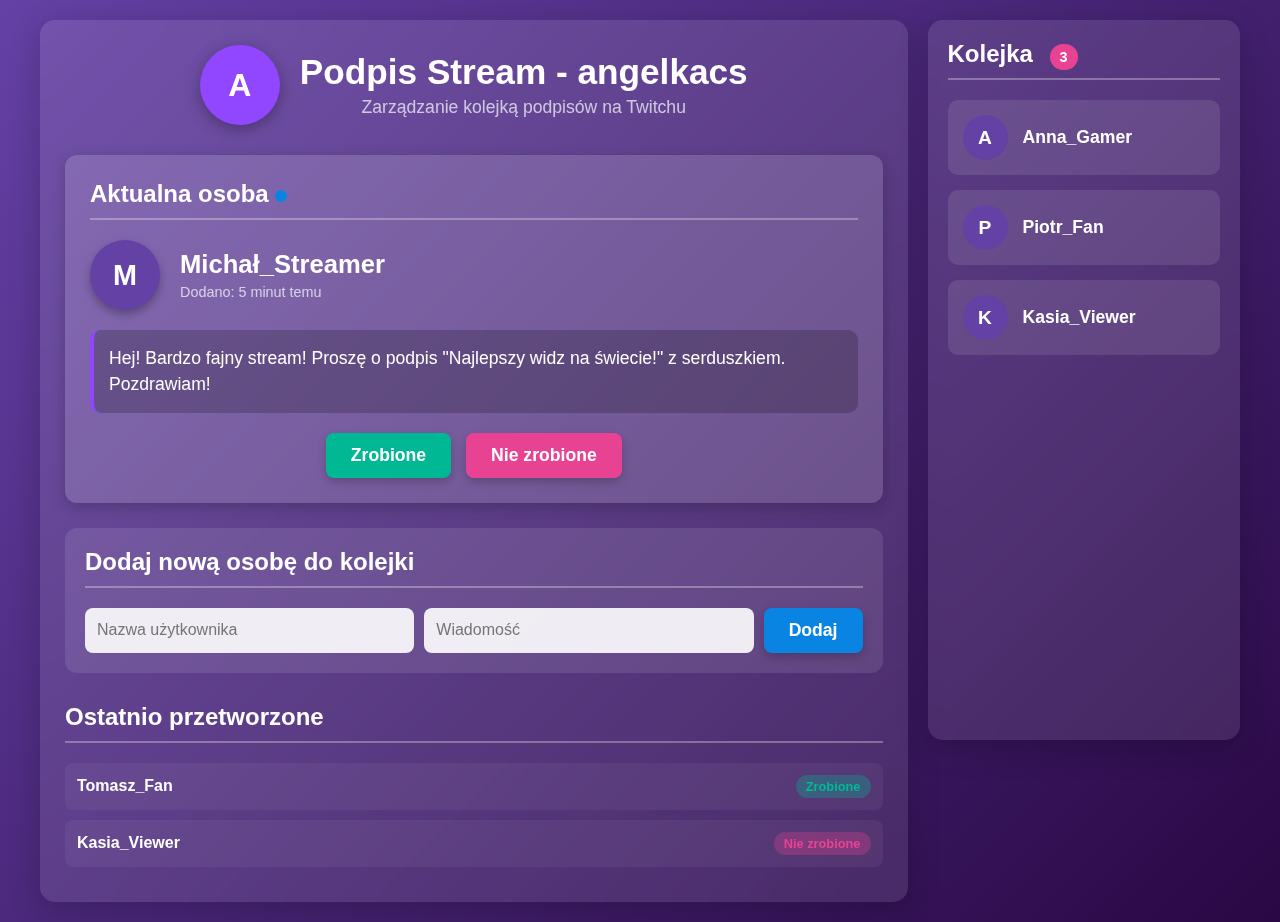
<file: te6ster/index.html>
<!DOCTYPE html>
<html lang="pl">
<head>
    <meta charset="UTF-8">
    <meta name="viewport" content="width=device-width, initial-scale=1.0">
    <title>Podpis Stream - angelkacs</title>
    <style>
        * {
            margin: 0;
            padding: 0;
            box-sizing: border-box;
            font-family: 'Segoe UI', Tahoma, Geneva, Verdana, sans-serif;
        }

        body {
            background: linear-gradient(135deg, #6441a5, #2a0845);
            color: #fff;
            min-height: 100vh;
            padding: 20px;
        }

        .container {
            display: flex;
            max-width: 1200px;
            margin: 0 auto;
            gap: 20px;
        }

        .main-content {
            flex: 3;
            background: rgba(255, 255, 255, 0.1);
            border-radius: 15px;
            padding: 25px;
            backdrop-filter: blur(10px);
            box-shadow: 0 8px 32px rgba(0, 0, 0, 0.2);
        }

        .queue-sidebar {
            flex: 1;
            background: rgba(255, 255, 255, 0.1);
            border-radius: 15px;
            padding: 20px;
            backdrop-filter: blur(10px);
            box-shadow: 0 8px 32px rgba(0, 0, 0, 0.2);
            max-height: 80vh;
            overflow-y: auto;
        }

        .channel-header {
            display: flex;
            align-items: center;
            justify-content: center;
            margin-bottom: 30px;
            text-align: center;
        }

        .channel-avatar {
            width: 80px;
            height: 80px;
            border-radius: 50%;
            background: #9146ff;
            margin-right: 20px;
            display: flex;
            align-items: center;
            justify-content: center;
            font-size: 2rem;
            font-weight: bold;
            box-shadow: 0 4px 15px rgba(0, 0, 0, 0.3);
        }

        .channel-info h1 {
            font-size: 2.2rem;
            margin-bottom: 5px;
        }

        .channel-info p {
            color: rgba(255, 255, 255, 0.7);
            font-size: 1.1rem;
        }

        h2 {
            margin-bottom: 20px;
            padding-bottom: 10px;
            border-bottom: 2px solid rgba(255, 255, 255, 0.3);
            font-size: 1.5rem;
        }

        .current-user {
            background: rgba(255, 255, 255, 0.15);
            border-radius: 12px;
            padding: 25px;
            margin-bottom: 25px;
            box-shadow: 0 4px 15px rgba(0, 0, 0, 0.2);
        }

        .user-info {
            display: flex;
            align-items: center;
            margin-bottom: 20px;
        }

        .avatar {
            width: 70px;
            height: 70px;
            border-radius: 50%;
            background: #6441a5;
            margin-right: 20px;
            display: flex;
            align-items: center;
            justify-content: center;
            font-size: 1.8rem;
            font-weight: bold;
            box-shadow: 0 4px 10px rgba(0, 0, 0, 0.3);
        }

        .user-details {
            flex: 1;
        }

        .username {
            font-size: 1.6rem;
            font-weight: bold;
            margin-bottom: 5px;
        }

        .timestamp {
            color: rgba(255, 255, 255, 0.7);
            font-size: 0.9rem;
        }

        .message-box {
            background: rgba(0, 0, 0, 0.2);
            border-radius: 10px;
            padding: 15px;
            margin-bottom: 20px;
            border-left: 4px solid #9146ff;
        }

        .message {
            font-size: 1.1rem;
            line-height: 1.5;
        }

        .action-buttons {
            display: flex;
            gap: 15px;
            justify-content: center;
        }

        .btn {
            padding: 12px 25px;
            border: none;
            border-radius: 8px;
            font-size: 1.1rem;
            font-weight: bold;
            cursor: pointer;
            transition: all 0.3s ease;
            box-shadow: 0 4px 10px rgba(0, 0, 0, 0.2);
        }

        .btn-done {
            background: #00b894;
            color: white;
        }

        .btn-not-done {
            background: #e84393;
            color: white;
        }

        .btn-add {
            background: #0984e3;
            color: white;
        }

        .btn:hover {
            transform: translateY(-3px);
            box-shadow: 0 6px 15px rgba(0, 0, 0, 0.3);
        }

        .btn:active {
            transform: translateY(1px);
        }

        .queue-list {
            list-style: none;
        }

        .queue-item {
            background: rgba(255, 255, 255, 0.1);
            border-radius: 10px;
            padding: 15px;
            margin-bottom: 15px;
            display: flex;
            align-items: center;
            transition: all 0.3s ease;
            cursor: pointer;
        }

        .queue-item:hover {
            background: rgba(255, 255, 255, 0.2);
            transform: translateX(5px);
        }

        .queue-avatar {
            width: 45px;
            height: 45px;
            border-radius: 50%;
            background: #6441a5;
            margin-right: 15px;
            display: flex;
            align-items: center;
            justify-content: center;
            font-weight: bold;
            font-size: 1.2rem;
        }

        .queue-username {
            font-weight: bold;
            font-size: 1.1rem;
        }

        .empty-queue {
            text-align: center;
            padding: 20px;
            color: rgba(255, 255, 255, 0.7);
            font-style: italic;
        }

        .status-indicator {
            display: inline-block;
            width: 12px;
            height: 12px;
            border-radius: 50%;
            margin-right: 10px;
        }

        .status-pending {
            background: #fdcb6e;
        }

        .status-processing {
            background: #0984e3;
        }

        .queue-count {
            background: #e84393;
            color: white;
            padding: 5px 10px;
            border-radius: 20px;
            font-size: 0.9rem;
            margin-left: 10px;
        }

        .add-user-form {
            background: rgba(255, 255, 255, 0.1);
            border-radius: 12px;
            padding: 20px;
            margin-top: 20px;
        }

        .form-row {
            display: flex;
            gap: 10px;
            margin-top: 15px;
        }

        .form-input {
            flex: 1;
            padding: 12px;
            border-radius: 8px;
            border: none;
            background: rgba(255, 255, 255, 0.9);
            font-size: 1rem;
        }

        .form-input:focus {
            outline: 2px solid #9146ff;
        }

        .history-section {
            margin-top: 30px;
        }

        .history-list {
            list-style: none;
            max-height: 200px;
            overflow-y: auto;
        }

        .history-item {
            background: rgba(255, 255, 255, 0.05);
            border-radius: 8px;
            padding: 12px;
            margin-bottom: 10px;
            display: flex;
            justify-content: space-between;
            align-items: center;
        }

        .history-username {
            font-weight: bold;
        }

        .history-status {
            padding: 4px 10px;
            border-radius: 20px;
            font-size: 0.8rem;
            font-weight: bold;
        }

        .status-completed {
            background: rgba(0, 184, 148, 0.3);
            color: #00b894;
        }

        .status-skipped {
            background: rgba(232, 67, 147, 0.3);
            color: #e84393;
        }

        @media (max-width: 768px) {
            .container {
                flex-direction: column;
            }
            
            .queue-sidebar {
                max-height: 300px;
            }
            
            .form-row {
                flex-direction: column;
            }
            
            .channel-header {
                flex-direction: column;
                text-align: center;
            }
            
            .channel-avatar {
                margin-right: 0;
                margin-bottom: 15px;
            }
        }
    </style>
</head>
<body>
    <div class="container">
        <div class="main-content">
            <div class="channel-header">
                <div class="channel-avatar">A</div>
                <div class="channel-info">
                    <h1>Podpis Stream - angelkacs</h1>
                    <p>Zarządzanie kolejką podpisów na Twitchu</p>
                </div>
            </div>
            
            <div class="current-user">
                <h2>Aktualna osoba <span class="status-indicator status-processing"></span></h2>
                
                <div class="user-info">
                    <div class="avatar">M</div>
                    <div class="user-details">
                        <div class="username">Michał_Streamer</div>
                        <div class="timestamp">Dodano: 5 minut temu</div>
                    </div>
                </div>
                
                <div class="message-box">
                    <div class="message">Hej! Bardzo fajny stream! Proszę o podpis "Najlepszy widz na świecie!" z serduszkiem. Pozdrawiam!</div>
                </div>
                
                <div class="action-buttons">
                    <button class="btn btn-done">Zrobione</button>
                    <button class="btn btn-not-done">Nie zrobione</button>
                </div>
            </div>
            
            <div class="add-user-form">
                <h2>Dodaj nową osobę do kolejki</h2>
                <div class="form-row">
                    <input type="text" id="newUsername" class="form-input" placeholder="Nazwa użytkownika">
                    <input type="text" id="newMessage" class="form-input" placeholder="Wiadomość">
                    <button id="addUserBtn" class="btn btn-add">Dodaj</button>
                </div>
            </div>
            
            <div class="history-section">
                <h2>Ostatnio przetworzone</h2>
                <ul class="history-list" id="historyList">
                    <li class="history-item">
                        <div class="history-username">Tomasz_Fan</div>
                        <div class="history-status status-completed">Zrobione</div>
                    </li>
                    <li class="history-item">
                        <div class="history-username">Kasia_Viewer</div>
                        <div class="history-status status-skipped">Nie zrobione</div>
                    </li>
                </ul>
            </div>
        </div>
        
        <div class="queue-sidebar">
            <h2>Kolejka <span class="queue-count" id="queueCount">3</span></h2>
            <ul class="queue-list" id="queueList">
                <li class="queue-item">
                    <div class="queue-avatar">A</div>
                    <div class="queue-username">Anna_Gamer</div>
                </li>
                <li class="queue-item">
                    <div class="queue-avatar">P</div>
                    <div class="queue-username">Piotr_Fan</div>
                </li>
                <li class="queue-item">
                    <div class="queue-avatar">K</div>
                    <div class="queue-username">Kasia_Viewer</div>
                </li>
            </ul>
        </div>
    </div>

    <script>
        document.addEventListener('DOMContentLoaded', function() {
            const queueList = document.getElementById('queueList');
            const queueCount = document.getElementById('queueCount');
            const addUserBtn = document.getElementById('addUserBtn');
            const newUsername = document.getElementById('newUsername');
            const newMessage = document.getElementById('newMessage');
            const doneBtn = document.querySelector('.btn-done');
            const notDoneBtn = document.querySelector('.btn-not-done');
            const historyList = document.getElementById('historyList');
            
            // Funkcja do aktualizacji kolejki
            function updateQueueCount() {
                const items = queueList.querySelectorAll('.queue-item');
                queueCount.textContent = items.length;
            }
            
            // Dodawanie nowej osoby do kolejki
            addUserBtn.addEventListener('click', function() {
                const username = newUsername.value.trim();
                const message = newMessage.value.trim();
                
                if (username && message) {
                    const newItem = document.createElement('li');
                    newItem.className = 'queue-item';
                    newItem.innerHTML = `
                        <div class="queue-avatar">${username.charAt(0)}</div>
                        <div class="queue-username">${username}</div>
                    `;
                    
                    queueList.appendChild(newItem);
                    newUsername.value = '';
                    newMessage.value = '';
                    
                    updateQueueCount();
                    
                    // Jeśli kolejka była pusta, ustaw tę osobę jako aktualną
                    if (queueList.children.length === 1) {
                        updateCurrentUser(username, message);
                    }
                } else {
                    alert('Proszę wpisać nazwę użytkownika i wiadomość!');
                }
            });
            
            // Funkcja aktualizująca aktualnego użytkownika
            function updateCurrentUser(username, message) {
                const currentUser = document.querySelector('.current-user');
                const avatar = currentUser.querySelector('.avatar');
                const usernameElement = currentUser.querySelector('.username');
                const messageElement = currentUser.querySelector('.message');
                
                avatar.textContent = username.charAt(0);
                usernameElement.textContent = username;
                messageElement.textContent = message;
                
                // Ustaw aktualny czas
                const timestamp = currentUser.querySelector('.timestamp');
                const now = new Date();
                timestamp.textContent = `Dodano: ${now.toLocaleTimeString([], {hour: '2-digit', minute:'2-digit'})}`;
            }
            
            // Obsługa przycisków "Zrobione" i "Nie zrobione"
            doneBtn.addEventListener('click', function() {
                processCurrentUser(true);
            });
            
            notDoneBtn.addEventListener('click', function() {
                processCurrentUser(false);
            });
            
            // Funkcja przetwarzająca aktualnego użytkownika
            function processCurrentUser(isDone) {
                if (queueList.children.length > 0) {
                    // Pobierz dane aktualnego użytkownika
                    const currentAvatar = document.querySelector('.avatar').textContent;
                    const currentUsername = document.querySelector('.username').textContent;
                    
                    // Dodaj do historii
                    const historyItem = document.createElement('li');
                    historyItem.className = 'history-item';
                    historyItem.innerHTML = `
                        <div class="history-username">${currentUsername}</div>
                        <div class="history-status ${isDone ? 'status-completed' : 'status-skipped'}">${isDone ? 'Zrobione' : 'Nie zrobione'}</div>
                    `;
                    
                    // Dodaj na początek listy historii
                    historyList.insertBefore(historyItem, historyList.firstChild);
                    
                    // Ogranicz historię do 10 ostatnich wpisów
                    if (historyList.children.length > 10) {
                        historyList.removeChild(historyList.lastChild);
                    }
                    
                    // Usuń pierwszą osobę z kolejki
                    queueList.removeChild(queueList.children[0]);
                    
                    // Jeśli kolejka nie jest pusta, ustaw następną osobę jako aktualną
                    if (queueList.children.length > 0) {
                        const nextUser = queueList.children[0];
                        const nextUsername = nextUser.querySelector('.queue-username').textContent;
                        
                        // W prawdziwej aplikacji tutaj pobieralibyśmy wiadomość z bazy danych
                        const mockMessages = [
                            "Super stream! Proszę o podpis z moim nickiem.",
                            "Hej! Uwielbiam twój kanał. Podpis 'Twój największy fan'?",
                            "Czy możesz narysować kotka obok mojego podpisu? Dzięki!",
                            "Podpis z serduszkiem proszę! Oglądam cię od roku!",
                            "Twoje streamy są najlepsze! Proszę o podpis z datą."
                        ];
                        const randomMessage = mockMessages[Math.floor(Math.random() * mockMessages.length)];
                        
                        updateCurrentUser(nextUsername, randomMessage);
                    } else {
                        // Jeśli kolejka jest pusta, wyczyść aktualnego użytkownika
                        const currentUser = document.querySelector('.current-user');
                        const avatar = currentUser.querySelector('.avatar');
                        const usernameElement = currentUser.querySelector('.username');
                        const messageElement = currentUser.querySelector('.message');
                        const timestamp = currentUser.querySelector('.timestamp');
                        
                        avatar.textContent = '?';
                        usernameElement.textContent = 'Brak osób w kolejce';
                        messageElement.textContent = 'Dodaj nową osobę do kolejki, aby rozpocząć.';
                        timestamp.textContent = '';
                    }
                    
                    updateQueueCount();
                } else {
                    alert('Kolejka jest pusta!');
                }
            }
            
            // Inicjalizacja
            updateQueueCount();
            
            // Dodawanie za pomocą Enter
            newMessage.addEventListener('keypress', function(e) {
                if (e.key === 'Enter') {
                    addUserBtn.click();
                }
            });
        });
    </script>
</body>
</html>
</file>
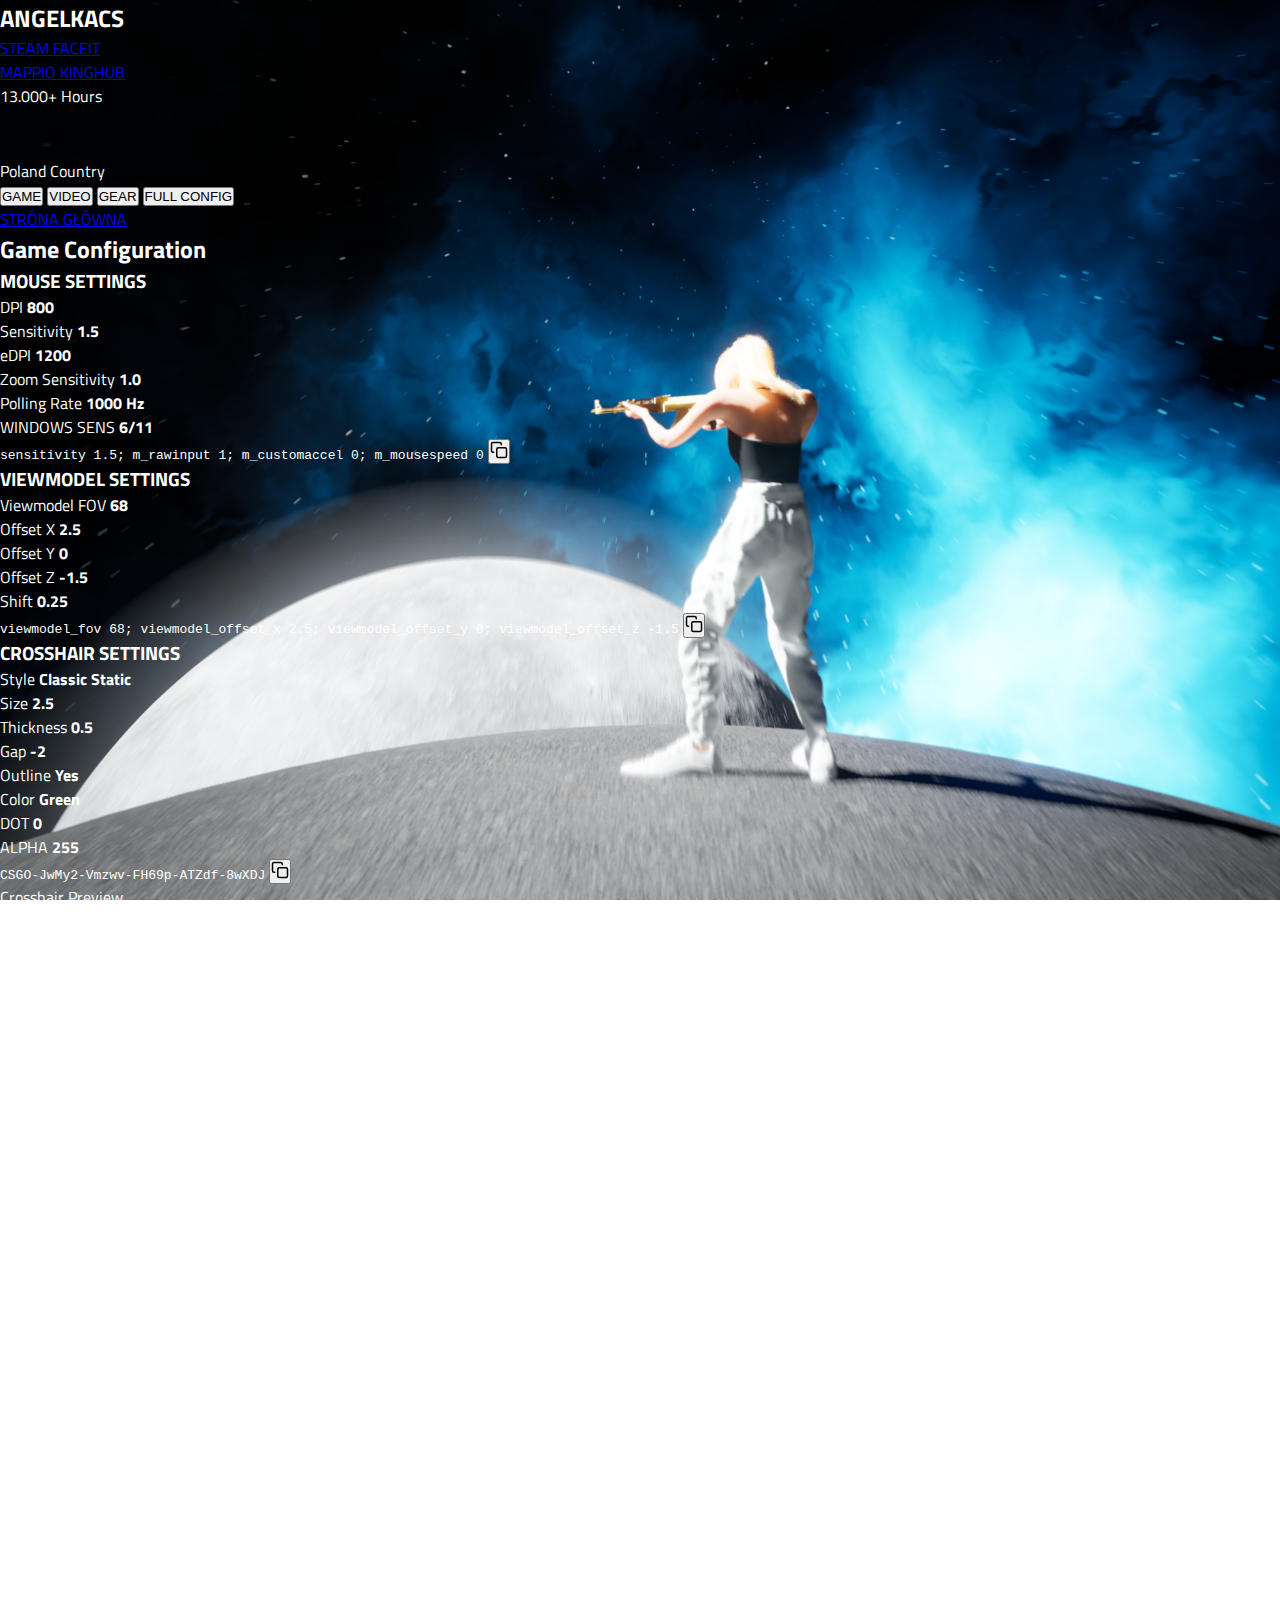
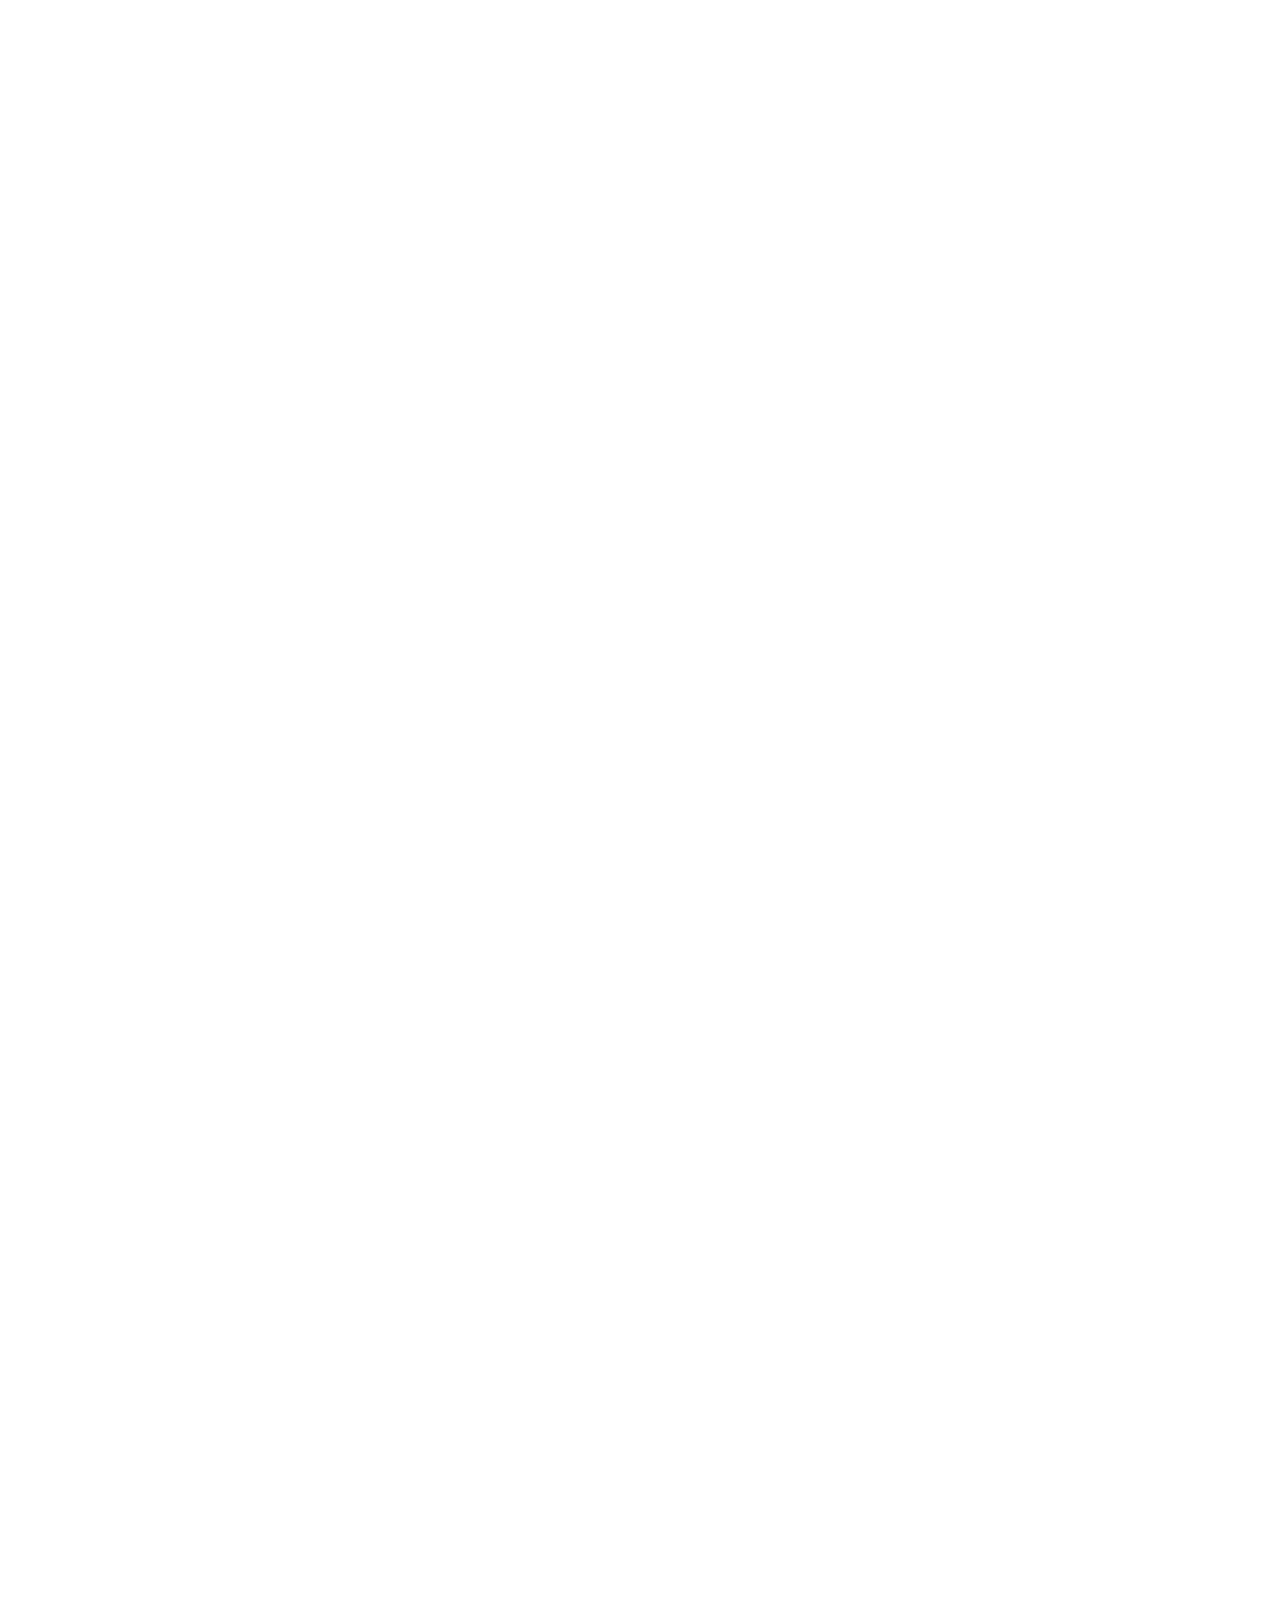
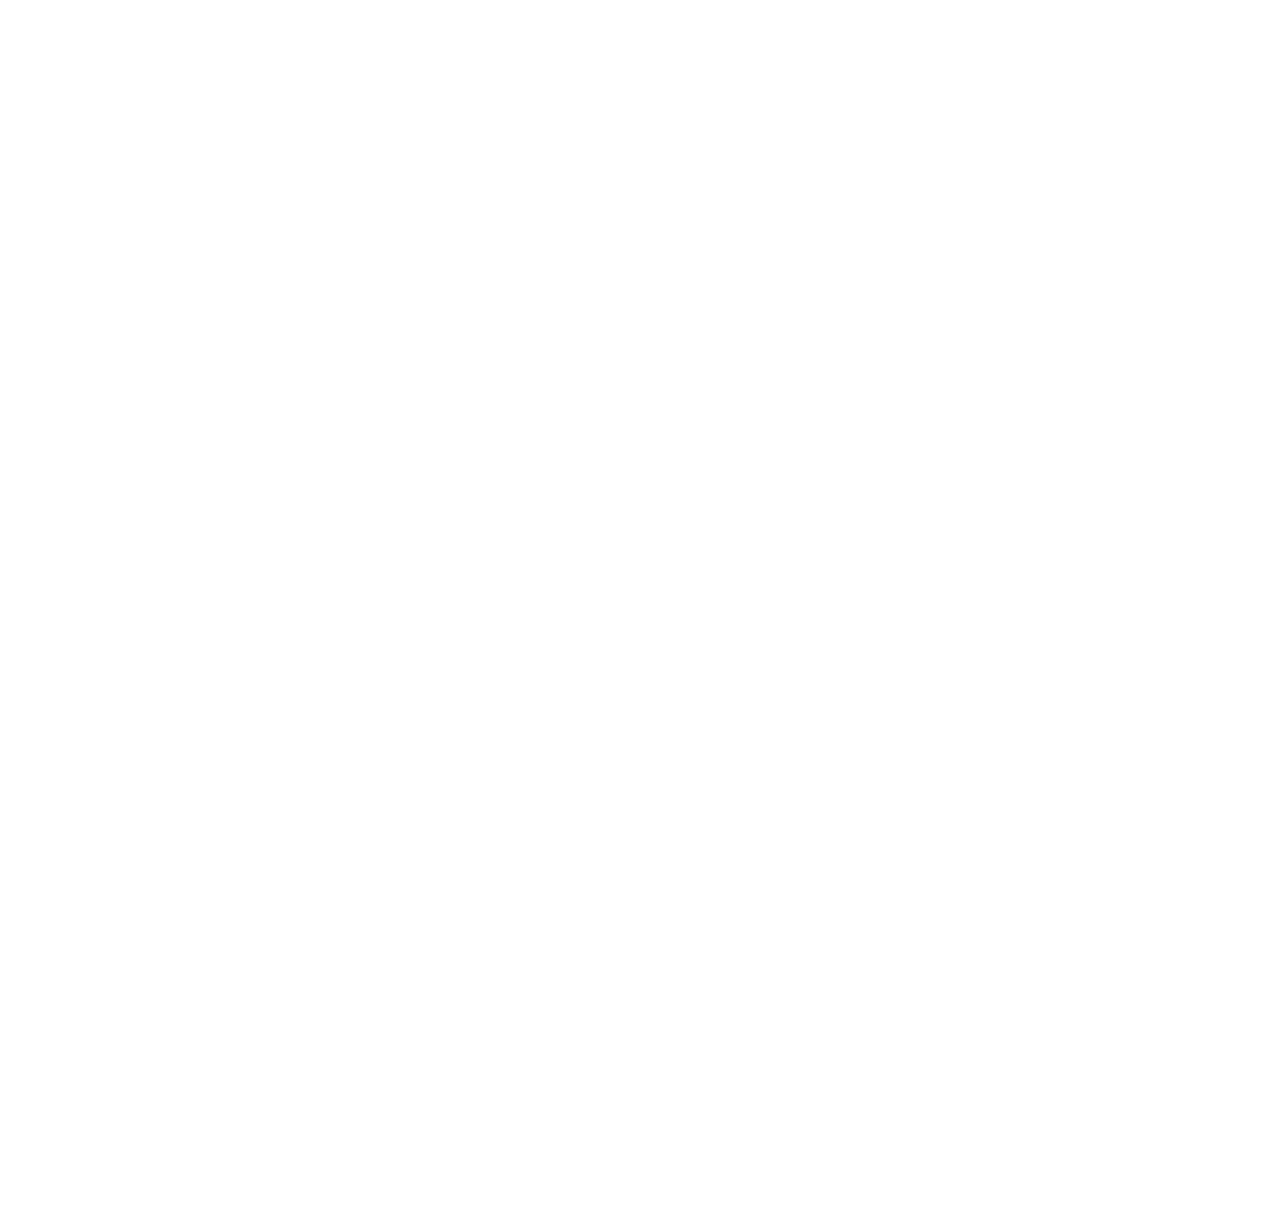
<file: 1index.html>
<!DOCTYPE html>
<html lang="pl">
<head>
    <meta charset="UTF-8">
    <meta name="viewport" content="width=device-width, initial-scale=1.0">
    <title>ANGELKACS - CS2 Settings & Configuration</title>
    <link href="https://fonts.googleapis.com/css2?family=Titillium+Web:wght@400;600;700;900&display=swap" rel="stylesheet">
    <link rel="stylesheet" href="style.css">
    <link rel="icon" type="image/png" href="angelka.png">
</head>
<body>
    <div class="page-wrapper">
        <!-- Player Profile -->
        <section class="profile-section">
            <div class="container">
                <div class="profile-card">
                    <div class="profile-main">
                        <div class="profile-info">
                            <div class="profile-header">
                                <h2 class="player-name">ANGELKACS</h2>
                            </div>
                            
                            <div class="profile-social-buttons">
                                <div class="social-buttons-group">
                                    <a href="https://steamcommunity.com/id/angelkacs" class="profile-btn steam-btn" target="_blank">
                                        STEAM
                                    </a>
                                    <a href="https://www.faceit.com/pl/players/angelkacs" class="profile-btn faceit-btn" target="_blank">
                                        FACEIT
                                    </a>
                                </div>
                                <div class="social-buttons-group">
                                    <a href="https://mappio.com" class="profile-btn mappio-btn" target="_blank">
                                        MAPPIO
                                    </a>
                                    <a href="https://kinghub.com" class="profile-btn kinghub-btn" target="_blank">
                                        KINGHUB
                                    </a>
                                </div>
                            </div>

                            <div class="player-meta">
                                <div class="meta-item">
                                    <span class="meta-value">13.000+</span>
                                    <span class="meta-label">Hours</span>
                                </div>
                                <div class="meta-item">
                                    <div class="faceit-widget-container">
                                        <iframe src="https://faceitlivestats.win/widget-compact?hideRank=false&hideChallenger=false&rounded=false&transparent=false&isGiant=true&nickname=Angelka-" width="180" height="45" frameborder="0" scrolling="no"></iframe>
                                    </div>
                                </div>
                                <div class="meta-item">
                                    <span class="meta-value">Poland</span>
                                    <span class="meta-label">Country</span>
                                </div>
                            </div>
                        </div>
                    </div>
                </div>
            </div>
        </section>

        <!-- Navigation Buttons -->
        <section class="navigation-section">
            <div class="container">
                <div class="nav-buttons">
                    <button class="nav-btn active" data-section="game">GAME</button>
                    <button class="nav-btn" data-section="video">VIDEO</button>
                    <button class="nav-btn" data-section="gear">GEAR</button>
                    <button class="nav-btn" data-section="config">FULL CONFIG</button>
                </div>
                <div class="home-btn-container">
                    <a href="https://www.angelkacs.pl" class="home-btn">STRÓNA GŁÓWNA</a>
                </div>
            </div>
        </section>

        <!-- Game Configuration Section (Default) -->
        <section id="game-section" class="settings-section active-section">
            <div class="container">
                <div class="section-header">
                    <h2>Game Configuration</h2>
                </div>
                
                <div class="equal-columns-grid">
                    <!-- Mouse Settings -->
                    <div class="config-card equal-card">
                        <div class="card-header">
                            <h3>MOUSE SETTINGS</h3>
                        </div>
                        <div class="card-content">
                            <div class="settings-row">
                                <div class="setting-group">
                                    <span class="setting-name">DPI</span>
                                    <strong class="setting-value">800</strong>
                                </div>
                                <div class="setting-group">
                                    <span class="setting-name">Sensitivity</span>
                                    <strong class="setting-value">1.5</strong>
                                </div>
                                <div class="setting-group">
                                    <span class="setting-name">eDPI</span>
                                    <strong class="setting-value">1200</strong>
                                </div>
                                <div class="setting-group">
                                    <span class="setting-name">Zoom Sensitivity</span>
                                    <strong class="setting-value">1.0</strong>
                                </div>
                                <div class="setting-group">
                                    <span class="setting-name">Polling Rate</span>
                                    <strong class="setting-value">1000 Hz</strong>
                                </div>
                                <div class="setting-group">
                                    <span class="setting-name">WINDOWS SENS</span>
                                    <strong class="setting-value">6/11</strong>
                                </div>
                            </div>
                            
                            <!-- Mouse Commands -->
                            <div class="commands-container white-commands">
                                <code class="commands-text">sensitivity 1.5; m_rawinput 1; m_customaccel 0; m_mousespeed 0</code>
                                <button class="copy-btn white-copy-btn" title="Copy to clipboard">
                                    <svg xmlns="http://www.w3.org/2000/svg" width="18" height="18" viewBox="0 0 24 24" fill="none" stroke="currentColor" stroke-width="2" stroke-linecap="round" stroke-linejoin="round">
                                        <rect x="9" y="9" width="13" height="13" rx="2" ry="2"></rect>
                                        <path d="M5 15H4a2 2 0 0 1-2-2V4a2 2 0 0 1 2-2h9a2 2 0 0 1 2 2v1"></path>
                                    </svg>
                                </button>
                            </div>
                        </div>
                    </div>

                    <!-- Viewmodel Settings -->
                    <div class="config-card equal-card">
                        <div class="card-header">
                            <h3>VIEWMODEL SETTINGS</h3>
                        </div>
                        <div class="card-content">
                            <div class="settings-row">
                                <div class="setting-group">
                                    <span class="setting-name">Viewmodel FOV</span>
                                    <strong class="setting-value">68</strong>
                                </div>
                                <div class="setting-group">
                                    <span class="setting-name">Offset X</span>
                                    <strong class="setting-value">2.5</strong>
                                </div>
                                <div class="setting-group">
                                    <span class="setting-name">Offset Y</span>
                                    <strong class="setting-value">0</strong>
                                </div>
                                <div class="setting-group">
                                    <span class="setting-name">Offset Z</span>
                                    <strong class="setting-value">-1.5</strong>
                                </div>
                                <div class="setting-group">
                                    <span class="setting-name">Shift</span>
                                    <strong class="setting-value">0.25</strong>
                                </div>
                            </div>
                            
                            <!-- Viewmodel Commands -->
                            <div class="commands-container white-commands">
                                <code class="commands-text">viewmodel_fov 68; viewmodel_offset_x 2.5; viewmodel_offset_y 0; viewmodel_offset_z -1.5</code>
                                <button class="copy-btn white-copy-btn" title="Copy to clipboard">
                                    <svg xmlns="http://www.w3.org/2000/svg" width="18" height="18" viewBox="0 0 24 24" fill="none" stroke="currentColor" stroke-width="2" stroke-linecap="round" stroke-linejoin="round">
                                        <rect x="9" y="9" width="13" height="13" rx="2" ry="2"></rect>
                                        <path d="M5 15H4a2 2 0 0 1-2-2V4a2 2 0 0 1 2-2h9a2 2 0 0 1 2 2v1"></path>
                                    </svg>
                                </button>
                            </div>
                        </div>
                    </div>

                    <!-- Crosshair Settings -->
                    <div class="config-card equal-card">
                        <div class="card-header">
                            <h3>CROSSHAIR SETTINGS</h3>
                        </div>
                        <div class="card-content">
                            <div class="settings-row">
                                <div class="setting-group">
                                    <span class="setting-name">Style</span>
                                    <strong class="setting-value">Classic Static</strong>
                                </div>
                                <div class="setting-group">
                                    <span class="setting-name">Size</span>
                                    <strong class="setting-value">2.5</strong>
                                </div>
                                <div class="setting-group">
                                    <span class="setting-name">Thickness</span>
                                    <strong class="setting-value">0.5</strong>
                                </div>
                                <div class="setting-group">
                                    <span class="setting-name">Gap</span>
                                    <strong class="setting-value">-2</strong>
                                </div>
                                <div class="setting-group">
                                    <span class="setting-name">Outline</span>
                                    <strong class="setting-value">Yes</strong>
                                </div>
                                <div class="setting-group">
                                    <span class="setting-name">Color</span>
                                    <strong class="setting-value">Green</strong>
                                </div>
                                <div class="setting-group">
                                    <span class="setting-name">DOT</span>
                                    <strong class="setting-value">0</strong>
                                </div>
                                <div class="setting-group">
                                    <span class="setting-name">ALPHA</span>
                                    <strong class="setting-value">255</strong>
                                </div>
                            </div>
                            
                            <!-- Crosshair Commands -->
                            <div class="commands-container white-commands">
                                <code class="commands-text">CSGO-JwMy2-Vmzwv-FH69p-ATZdf-8wXDJ</code>
                                <button class="copy-btn white-copy-btn" title="Copy to clipboard">
                                    <svg xmlns="http://www.w3.org/2000/svg" width="18" height="18" viewBox="0 0 24 24" fill="none" stroke="currentColor" stroke-width="2" stroke-linecap="round" stroke-linejoin="round">
                                        <rect x="9" y="9" width="13" height="13" rx="2" ry="2"></rect>
                                        <path d="M5 15H4a2 2 0 0 1-2-2V4a2 2 0 0 1 2-2h9a2 2 0 0 1 2 2v1"></path>
                                    </svg>
                                </button>
                            </div>
                            
                            <!-- Crosshair Preview -->
                            <div class="crosshair-preview">
                                <div class="crosshair-display">
                                    <div class="crosshair"></div>
                                </div>
                                <span class="preview-label">Crosshair Preview</span>
                            </div>
                        </div>
                    </div>

                    <!-- HUD/RADAR Settings -->
                    <div class="config-card equal-card">
                        <div class="card-header">
                            <h3>HUD/RADAR</h3>
                        </div>
                        <div class="card-content">
                            <div class="settings-row">
                                <div class="setting-group">
                                    <span class="setting-name">HUD Scale</span>
                                    <strong class="setting-value">1.1</strong>
                                </div>
                                <div class="setting-group">
                                    <span class="setting-name">HUD Color</span>
                                    <strong class="setting-value">Aqua</strong>
                                </div>
                                <div class="setting-group">
                                    <span class="setting-name">Radar Centers Player</span>
                                    <strong class="setting-value">Yes</strong>
                                </div>
                                <div class="setting-group">
                                    <span class="setting-name">Radar is Rotating</span>
                                    <strong class="setting-value">Yes</strong>
                                </div>
                                <div class="setting-group">
                                    <span class="setting-name">Toggle Shape</span>
                                    <strong class="setting-value">Yes</strong>
                                </div>
                                <div class="setting-group">
                                    <span class="setting-name">Radar Hud Size</span>
                                    <strong class="setting-value">1</strong>
                                </div>
                                <div class="setting-group">
                                    <span class="setting-name">Radar Map Zoom</span>
                                    <strong class="setting-value">0.35</strong>
                                </div>
                                <div class="setting-group">
                                    <span class="setting-name">safezone x/y</span>
                                    <strong class="setting-value">1</strong>
                                </div>
                            </div>
                            
                            <!-- HUD/RADAR Commands -->
                            <div class="commands-container white-commands">
                                <code class="commands-text">hud_scaling 1.1; hud_color 0 255 255; cl_radar_always_centered 1; cl_radar_rotate 1; cl_hud_radar_scale 1; cl_radar_scale 0.35</code>
                                <button class="copy-btn white-copy-btn" title="Copy to clipboard">
                                    <svg xmlns="http://www.w3.org/2000/svg" width="18" height="18" viewBox="0 0 24 24" fill="none" stroke="currentColor" stroke-width="2" stroke-linecap="round" stroke-linejoin="round">
                                        <rect x="9" y="9" width="13" height="13" rx="2" ry="2"></rect>
                                        <path d="M5 15H4a2 2 0 0 1-2-2V4a2 2 0 0 1 2-2h9a2 2 0 0 1 2 2v1"></path>
                                    </svg>
                                </button>
                            </div>
                        </div>
                    </div>

                    <!-- Launch Options -->
                    <div class="config-card equal-card launch-card">
                        <div class="card-header">
                            <h3>LAUNCH OPTIONS</h3>
                        </div>
                        <div class="card-content">
                            <div class="launch-options-container">
                                <code class="launch-options-text">-novid -nojoy -freq 280 -tickrate 128 -high -allow_third_party_software</code>
                                <button class="copy-btn" title="Copy to clipboard">
                                    <svg xmlns="http://www.w3.org/2000/svg" width="18" height="18" viewBox="0 0 24 24" fill="none" stroke="currentColor" stroke-width="2" stroke-linecap="round" stroke-linejoin="round">
                                        <rect x="9" y="9" width="13" height="13" rx="2" ry="2"></rect>
                                        <path d="M5 15H4a2 2 0 0 1-2-2V4a2 2 0 0 1 2-2h9a2 2 0 0 1 2 2v1"></path>
                                    </svg>
                                </button>
                            </div>
                        </div>
                    </div>
                </div>
            </div>
        </section>

        <!-- Video Settings Section -->
        <section id="video-section" class="settings-section">
            <div class="container">
                <div class="section-header">
                    <h2>Video Settings</h2>
                </div>
                
                <div class="video-columns-grid">
                    <!-- Video CS2 Settings -->
                    <div class="config-card video-column">
                        <div class="card-header video-cs2-header">
                            <h3>VIDEO CS2</h3>
                        </div>
                        <div class="card-content">
                            <div class="video-settings-group">
                                <div class="video-setting">
                                    <span class="video-setting-name">RESOLUTION</span>
                                    <strong class="video-setting-value">1280X960</strong>
                                </div>
                                <div class="video-setting">
                                    <span class="video-setting-name">ASPECT RATIO</span>
                                    <strong class="video-setting-value">4:3</strong>
                                </div>
                                <div class="video-setting">
                                    <span class="video-setting-name">SCALING MODE</span>
                                    <strong class="video-setting-value">STRETCHED</strong>
                                </div>
                                <div class="video-setting">
                                    <span class="video-setting-name">DISPLAY MODE</span>
                                    <strong class="video-setting-value">FULLSCREEN</strong>
                                </div>
                                <div class="video-setting">
                                    <span class="video-setting-name">HZ</span>
                                    <strong class="video-setting-value">600</strong>
                                </div>
                                <div class="video-setting spacing-setting">
                                    <!-- Pusta przestrzeń -->
                                </div>
                                <div class="video-setting">
                                    <span class="video-setting-name">BRIGHTNESS</span>
                                    <strong class="video-setting-value">100%</strong>
                                </div>
                                <div class="video-setting">
                                    <span class="video-setting-name">BOOST PLAYER CONTRAST</span>
                                    <strong class="video-setting-value">ENABLED</strong>
                                </div>
                                <div class="video-setting">
                                    <span class="video-setting-name">V-SYNC</span>
                                    <strong class="video-setting-value">DISABLED</strong>
                                </div>
                                <div class="video-setting">
                                    <span class="video-setting-name">NVIDIA REFLEX</span>
                                    <strong class="video-setting-value">ENABLED + BOOST</strong>
                                </div>
                                <div class="video-setting">
                                    <span class="video-setting-name">NVIDIA G-SYNC</span>
                                    <strong class="video-setting-value">DISABLED</strong>
                                </div>
                                <div class="video-setting">
                                    <span class="video-setting-name">MAXIMUM FPS</span>
                                    <strong class="video-setting-value">999</strong>
                                </div>
                                <div class="video-setting">
                                    <span class="video-setting-name">MULTISAMPLING AA</span>
                                    <strong class="video-setting-value">8X MSAA</strong>
                                </div>
                                <div class="video-setting">
                                    <span class="video-setting-name">GLOBAL SHADOW QUALITY</span>
                                    <strong class="video-setting-value">HIGH</strong>
                                </div>
                                <div class="video-setting">
                                    <span class="video-setting-name">DYNAMIC SHADOWS</span>
                                    <strong class="video-setting-value">ALL</strong>
                                </div>
                                <div class="video-setting">
                                    <span class="video-setting-name">MODEL / TEXTURE</span>
                                    <strong class="video-setting-value">LOW</strong>
                                </div>
                                <div class="video-setting">
                                    <span class="video-setting-name">TEXTURE FILTERING</span>
                                    <strong class="video-setting-value">ANISOTROPIC 2X</strong>
                                </div>
                                <div class="video-setting">
                                    <span class="video-setting-name">SHADER DETAIL</span>
                                    <strong class="video-setting-value">LOW</strong>
                                </div>
                                <div class="video-setting">
                                    <span class="video-setting-name">PARTICLE DETAIL</span>
                                    <strong class="video-setting-value">LOW</strong>
                                </div>
                                <div class="video-setting">
                                    <span class="video-setting-name">AMBIENT OCCLUSION</span>
                                    <strong class="video-setting-value">DISABLED</strong>
                                </div>
                                <div class="video-setting">
                                    <span class="video-setting-name">HIGH DYNAMIC RANGE</span>
                                    <strong class="video-setting-value">QUALITY</strong>
                                </div>
                                <div class="video-setting">
                                    <span class="video-setting-name">FIDELITYFX SUPER RESOLUTION</span>
                                    <strong class="video-setting-value">DISABLED</strong>
                                </div>
                            </div>
                        </div>
                    </div>

                    <!-- NVIDIA Settings -->
                    <div class="config-card video-column">
                        <div class="card-header nvidia-settings-header">
                            <h3>NVIDIA SETTINGS</h3>
                        </div>
                        <div class="card-content">
                            <div class="video-settings-group">
                                <div class="video-setting">
                                    <span class="video-setting-name">SCALING MODE</span>
                                    <strong class="video-setting-value">FULL-SCREEN</strong>
                                </div>
                                <div class="video-setting">
                                    <span class="video-setting-name">PERFORM SCALING ON</span>
                                    <strong class="video-setting-value">GPU</strong>
                                </div>
                                <div class="video-setting">
                                    <span class="video-setting-name">OVERRIDE THE SCALING...</span>
                                    <strong class="video-setting-value">CHECK</strong>
                                </div>
                                <div class="video-setting spacing-setting">
                                    <!-- Pusta przestrzeń -->
                                </div>
                                <div class="video-setting">
                                    <span class="video-setting-name">IMAGE SCALING</span>
                                    <strong class="video-setting-value">OFF</strong>
                                </div>
                                <div class="video-setting">
                                    <span class="video-setting-name">ANTIALIASING - FXAA</span>
                                    <strong class="video-setting-value">OFF</strong>
                                </div>
                                <div class="video-setting">
                                    <span class="video-setting-name">ANTIALIASING - GAMMA</span>
                                    <strong class="video-setting-value">ON</strong>
                                </div>
                                <div class="video-setting">
                                    <span class="video-setting-name">ANTIALIASING - MODE</span>
                                    <strong class="video-setting-value">APP-CONTROLLED</strong>
                                </div>
                                <div class="video-setting">
                                    <span class="video-setting-name">ANTIALIASING - SETTING</span>
                                    <strong class="video-setting-value">NONE</strong>
                                </div>
                                <div class="video-setting">
                                    <span class="video-setting-name">ANTIALIASING - TRANSPARENCY</span>
                                    <strong class="video-setting-value">OFF</strong>
                                </div>
                                <div class="video-setting">
                                    <span class="video-setting-name">BACKGROUND APP MAX FPS</span>
                                    <strong class="video-setting-value">OFF</strong>
                                </div>
                                <div class="video-setting">
                                    <span class="video-setting-name">CUDA - GPUS</span>
                                    <strong class="video-setting-value">ALL</strong>
                                </div>
                                <div class="video-setting">
                                    <span class="video-setting-name">DSR - FACTORS</span>
                                    <strong class="video-setting-value">OFF</strong>
                                </div>
                                <div class="video-setting">
                                    <span class="video-setting-name">DSR - SMOOTHNESS</span>
                                    <strong class="video-setting-value">OFF</strong>
                                </div>
                                <div class="video-setting">
                                    <span class="video-setting-name">LOW LATENCY MODE</span>
                                    <strong class="video-setting-value">ULTRA</strong>
                                </div>
                                <div class="video-setting">
                                    <span class="video-setting-name">MAX FRAME RATE</span>
                                    <strong class="video-setting-value">OFF</strong>
                                </div>
                                <div class="video-setting">
                                    <span class="video-setting-name">OPENGL GDI</span>
                                    <strong class="video-setting-value">AUTO</strong>
                                </div>
                                <div class="video-setting">
                                    <span class="video-setting-name">POWER MANAGEMENT</span>
                                    <strong class="video-setting-value">MAX PERFORMANCE</strong>
                                </div>
                                <div class="video-setting">
                                    <span class="video-setting-name">SHADER CACHE SIZE</span>
                                    <strong class="video-setting-value">DRIVER DEFAULT</strong>
                                </div>
                                <div class="video-setting">
                                    <span class="video-setting-name">TEXTURE FILTERING - ANISO</span>
                                    <strong class="video-setting-value">OFF</strong>
                                </div>
                                <div class="video-setting">
                                    <span class="video-setting-name">TEXTURE FILTERING - QUALITY</span>
                                    <strong class="video-setting-value">HIGH PERFORMANCE</strong>
                                </div>
                                <div class="video-setting">
                                    <span class="video-setting-name">TEXTURE FILTERING - TRI</span>
                                    <strong class="video-setting-value">ON</strong>
                                </div>
                                <div class="video-setting">
                                    <span class="video-setting-name">THREADED OPTIMIZATION</span>
                                    <strong class="video-setting-value">AUTO</strong>
                                </div>
                                <div class="video-setting">
                                    <span class="video-setting-name">TRIPLE BUFFERING</span>
                                    <strong class="video-setting-value">OFF</strong>
                                </div>
                                <div class="video-setting">
                                    <span class="video-setting-name">VERTICAL SYNC</span>
                                    <strong class="video-setting-value">OFF</strong>
                                </div>
                                <div class="video-setting">
                                    <span class="video-setting-name">VR PRE-RENDERED FRAMES</span>
                                    <strong class="video-setting-value">1</strong>
                                </div>
                            </div>
                        </div>
                    </div>

                    <!-- Monitor Settings -->
                    <div class="config-card video-column">
                        <div class="card-header monitor-settings-header">
                            <h3>MONITOR SETTINGS</h3>
                        </div>
                        <div class="card-content">
                            <div class="video-settings-group">
                                <div class="video-setting">
                                    <span class="video-setting-name">DYAC 2</span>
                                    <strong class="video-setting-value">PREMIUM</strong>
                                </div>
                                <div class="video-setting">
                                    <span class="video-setting-name">BLACK EQUALIZER</span>
                                    <strong class="video-setting-value">13</strong>
                                </div>
                                <div class="video-setting">
                                    <span class="video-setting-name">COLOR VIBRANCE</span>
                                    <strong class="video-setting-value">14</strong>
                                </div>
                                <div class="video-setting">
                                    <span class="video-setting-name">LOW BLUE LIGHT</span>
                                    <strong class="video-setting-value">0</strong>
                                </div>
                                <div class="video-setting">
                                    <span class="video-setting-name">PICTURE MODE</span>
                                    <strong class="video-setting-value">GAMER 1</strong>
                                </div>
                                <div class="video-setting">
                                    <span class="video-setting-name">BRIGHTNESS</span>
                                    <strong class="video-setting-value">85</strong>
                                </div>
                                <div class="video-setting">
                                    <span class="video-setting-name">CONTRAST</span>
                                    <strong class="video-setting-value">50</strong>
                                </div>
                                <div class="video-setting">
                                    <span class="video-setting-name">SHARPNESS</span>
                                    <strong class="video-setting-value">9</strong>
                                </div>
                                <div class="video-setting">
                                    <span class="video-setting-name">GAMMA</span>
                                    <strong class="video-setting-value">GAMMA 3</strong>
                                </div>
                                <div class="video-setting">
                                    <span class="video-setting-name">COLOR TEMPERATURE</span>
                                    <strong class="video-setting-value">USER DEFINED</strong>
                                </div>
                                <div class="video-setting">
                                    <span class="video-setting-name">RED</span>
                                    <strong class="video-setting-value">93</strong>
                                </div>
                                <div class="video-setting">
                                    <span class="video-setting-name">GREEN</span>
                                    <strong class="video-setting-value">88</strong>
                                </div>
                                <div class="video-setting">
                                    <span class="video-setting-name">BLUE</span>
                                    <strong class="video-setting-value">97</strong>
                                </div>
                                <div class="video-setting">
                                    <span class="video-setting-name">AMA</span>
                                    <strong class="video-setting-value">PREMIUM</strong>
                                </div>
                            </div>
                        </div>
                    </div>
                </div>
            </div>
        </section>

        <!-- Gear Section -->
        <section id="gear-section" class="settings-section">
            <div class="container">
                <div class="section-header">
                    <h2>Gear & Equipment</h2>
                </div>
                
                <div class="gear-categories-grid">
                    <!-- SETUP Category -->
                    <div class="config-card gear-category">
                        <div class="card-header setup-header">
                            <h3>SETUP</h3>
                        </div>
                        <div class="card-content">
                            <div class="gear-list">
                                <div class="gear-item">
                                    <span class="gear-item-name">SŁUCHAWKI</span>
                                    <strong class="gear-item-value">Logitech G PRO X 2 Lightspeed White</strong>
                                </div>
                                <div class="gear-item">
                                    <span class="gear-item-name">KLAWIATURA</span>
                                    <strong class="gear-item-value">Logitech G PRO X TKL</strong>
                                </div>
                                <div class="gear-item">
                                    <span class="gear-item-name">PODKŁADKA</span>
                                    <strong class="gear-item-value">Mousepad NAVI L</strong>
                                </div>
                                <div class="gear-item">
                                    <span class="gear-item-name">MYSZKA</span>
                                    <strong class="gear-item-value">LOGITECH G Pro X Superlight 2 DEX</strong>
                                </div>
                                <div class="gear-item">
                                    <span class="gear-item-name">MONITOR</span>
                                    <strong class="gear-item-value">BENQ XL2586X+</strong>
                                </div>
                                <div class="gear-item">
                                    <span class="gear-item-name">DRUGI MONITOR</span>
                                    <strong class="gear-item-value">ASUS VG248QE</strong>
                                </div>
                                <div class="gear-item">
                                    <span class="gear-item-name">KAMERKA</span>
                                    <strong class="gear-item-value">Sony A6400</strong>
                                </div>
                            </div>
                        </div>
                    </div>

                    <!-- PC Category -->
                    <div class="config-card gear-category">
                        <div class="card-header pc-header">
                            <h3>PC</h3>
                        </div>
                        <div class="card-content">
                            <div class="gear-list">
                                <div class="gear-item">
                                    <span class="gear-item-name">PROCESOR</span>
                                    <strong class="gear-item-value">AMD Ryzen 7 9800X3D</strong>
                                </div>
                                <div class="gear-item">
                                    <span class="gear-item-name">KARTA GRAFICZNA</span>
                                    <strong class="gear-item-value">NVIDIA GeForce RTX 4080 SUPER</strong>
                                </div>
                                <div class="gear-item">
                                    <span class="gear-item-name">PŁYTA GŁÓWNA</span>
                                    <strong class="gear-item-value">Gigabyte X870 AORUS ELITE WIFI7</strong>
                                </div>
                                <div class="gear-item">
                                    <span class="gear-item-name">PAMIĘĆ RAM</span>
                                    <strong class="gear-item-value">Patriot 32GB (2x16GB) 6000MHz CL36 VIPER VENOM</strong>
                                </div>
                                <div class="gear-item">
                                    <span class="gear-item-name">ZASILACZ</span>
                                    <strong class="gear-item-value">EVGA SuperNOVA G3 850W</strong>
                                </div>
                                <div class="gear-item">
                                    <span class="gear-item-name">DYSK 1</span>
                                    <strong class="gear-item-value">Samsung 250GB M.2 PCIe NVMe 970 EVO Plus</strong>
                                </div>
                                <div class="gear-item">
                                    <span class="gear-item-name">DYSK 2</span>
                                    <strong class="gear-item-value">Crucial 500GB 2,5" SATA SSD MX500</strong>
                                </div>
                                <div class="gear-item">
                                    <span class="gear-item-name">OBUDOWA</span>
                                    <strong class="gear-item-value">SilentiumPC Regnum RG4T RGB Pure Black</strong>
                                </div>
                            </div>
                        </div>
                    </div>
                </div>
            </div>
        </section>

        <!-- Full Config Section -->
        <section id="config-section" class="settings-section">
            <div class="container">
                <div class="section-header">
                    <h2>Full Config</h2>
                </div>
                
                <div class="config-content">
                    <div class="config-card autoexec-card">
                        <div class="card-header autoexec-header">
                            <h3>AUTOEXEC.CFG</h3>
                            <button class="copy-autoexec-btn" title="Copy entire config to clipboard">
                                <svg xmlns="http://www.w3.org/2000/svg" width="20" height="20" viewBox="0 0 24 24" fill="none" stroke="currentColor" stroke-width="2" stroke-linecap="round" stroke-linejoin="round">
                                    <rect x="9" y="9" width="13" height="13" rx="2" ry="2"></rect>
                                    <path d="M5 15H4a2 2 0 0 1-2-2V4a2 2 0 0 1 2-2h9a2 2 0 0 1 2 2v1"></path>
                                </svg>
                                Copy Config
                            </button>
                        </div>
                        <div class="card-content">
                            <div class="code-editor">
                                <pre class="code-content"><code class="autoexec-code">
// ANGELKACS CS2 Configuration
// Autoexec file

// Mouse Settings
sensitivity "1.5"
m_rawinput "1"
m_customaccel "0"
m_mousespeed "0"

// Crosshair Settings
cl_crosshair_drawoutline "1"
cl_crosshairalpha "255"
cl_crosshaircolor "1"
cl_crosshaircolor_r "0"
cl_crosshaircolor_g "255"
cl_crosshaircolor_b "0"
cl_crosshairdot "0"
cl_crosshairgap "-2"
cl_crosshairsize "2.5"
cl_crosshairstyle "4"
cl_crosshairthickness "0.5"
cl_crosshair_sniper_width "1"

// Viewmodel Settings
viewmodel_fov "68"
viewmodel_offset_x "2.5"
viewmodel_offset_y "0"
viewmodel_offset_z "-1.5"
viewmodel_presetpos "0"

// HUD Settings
hud_scaling "1.1"
cl_hud_color "0"
cl_hud_background_alpha "0"

// Radar Settings
cl_radar_always_centered "1"
cl_radar_rotate "1"
cl_radar_scale "0.35"
cl_hud_radar_scale "1"

// Performance Settings
fps_max "999"
cl_forcepreload "1"
r_dynamic "0"

// Network Settings
rate "786432"
cl_cmdrate "128"
cl_updaterate "128"
cl_interp "0"
cl_interp_ratio "1"

// Buy binds
bind "F1" "buy ak47; buy m4a1; buy famas; buy galilar"
bind "F2" "buy awp"
bind "F3" "buy deagle"
bind "F4" "buy hegrenade; buy flashbang; buy smokegrenade; buy molotov; buy incgrenade"

// Other binds
bind "MOUSE3" "+voicerecord"
bind "v" "toggle cl_righthand 0 1"

echo "ANGELKACS Config Loaded"
                                </code></pre>
                            </div>
                            
                            <div class="download-config-section">
                                <div class="download-content">
                                    <h3>Download Configuration File</h3>
                                    <p>Get the complete ANGELKACS CS2 configuration</p>
                                    <a href="angelkacfg.zip" class="download-btn" download>
                                        <span class="download-icon">⬇️</span>
                                        Download angelkacfg.zip
                                    </a>
                                </div>
                            </div>
                        </div>
                    </div>
                </div>
            </div>
        </section>

        <!-- Footer -->
        <footer class="footer">
            <div class="container">
                <div class="footer-content">
                    <p>&copy; 2025 ANGELKACS. All rights reserved.</p>
                    <p>Contact: <a href="mailto:angelka@stormmedia.gg">angelka@stormmedia.gg</a></p>
                </div>
            </div>
        </footer>
    </div>

    <script src="script.js"></script>
</body>
</html>
</file>
<file: style.css>
/* === RESET === */
* {
  margin: 0;
  padding: 0;
  box-sizing: border-box;
}
html, body {
  height: 100%;
  font-family: 'Titillium Web', sans-serif;
  color: white;
  overflow-x: hidden;
  background: url("aster.png") no-repeat center center fixed;
  background-size: cover;
}
.main-wrapper {
  display: flex;
  flex-direction: column;
  align-items: center;
  padding: 50px 20px;
  min-height: 100vh;
}

/* === PRZYCISKI PARTNERSKIE === */
.buttons-container {
  display: flex;
  flex-wrap: wrap;
  justify-content: center;
  gap: 20px;
  margin-bottom: 40px;
  align-items: flex-start;
}
.button-with-popup {
  position: relative;
  text-align: center;
}
.button-with-popup a {
  display: inline-block;
  padding: 14px 28px;
  border-radius: 30px;
  font-weight: 900;
  font-size: 28px;
  text-decoration: none;
  transition: all .3s ease;
  text-align: center;
}
.button-with-popup a:hover {
  transform: scale(1.05);
}
.description-panel {
  position: absolute;
  top: 110%;
  left: 50%;
  transform: translateX(-50%);
  width: max-content;
  max-width: 500px;
  padding: 12px 18px;
  background: rgba(26, 26, 26, 1);
  border-radius: 12px;
  box-shadow: 0 4px 8px rgba(0,0,0,0.2);
  opacity: 0;
  transition: opacity .25s ease;
  z-index: 10;
  pointer-events: none;
}
.button-with-popup:hover .description-panel {
  opacity: 1;
}
.panel-content {
  font-family: 'Paytone One', sans-serif;
  text-align: center;
  text-transform: uppercase;
  font-size: 1.25rem;
  color: white;
  word-wrap: break-word;
}

/* === KOLORY PRZYCISKÓW === */
.logitech-btn a { background:white; color:black; }
.logitech-btn a:hover { background:#8e8e8e; }
.logitech-highlight, .logitech-tech { color:#00FFFF; font-weight:900; }

.pirateswap-btn a { background:#1E1D22; color:white; }
.pirateswap-btn a:hover { background:#952903; }
.pirateswap-swap { color:#ff4300; }

.csgoskins-btn a { background:#0D2345; color:white; }
.csgoskins-btn a:hover { background:#0a6699; }
.csgoskins-highlight { color:#14A3C7; font-weight:900; }
.discord-text { color:#5764F2; font-weight:900; }
.blue-o { color:#4fc3f7; }

.wkdzik-btn a { background:black; color:white; }
.wkdzik-btn a:hover { background:white; color:#1b1b1b; }
.wkdzik-highlight { color:#de74ff; font-weight:900; }

.betters-btn a { background:#262D3A; color:white; }
.betters-btn a:hover { background:#68030f; }
.betters-ters { color:#E50420; }
.betters-highlight { color:#E50420; font-weight:900; }

/* NOWE PRZYCISKI */
.fcoins-btn a { background:#091A14; color:white; }
.fcoins-btn a:hover { background:#05DF72; }
.fcoins-f { color:#07e864; }

.soon-btn a { background:#000000; color:white; }
.soon-btn a:hover { background:#808080; }

/* === +18 BADGE === */
.age-badge, .age-badge-betters {
  position: absolute;
  top: -12px;
  right: -12px;
  background: #000;
  border: 3px solid red;
  color: red;
  font-weight: 900;
  padding: 3px 6px;
  font-size: 14px;
  border-radius: 6px;
  z-index: 20;
}

/* === MINIATURKA YT === */
.latest-video-container {
  position: relative;
  width: min(80%, 900px);
  margin: 16px auto;
  text-align: center;
}
.video-wrapper {
  position: relative;
  width: 100%;
  height: 0;
  padding-bottom: 56.25%;
  background: #000;
  border: 8px solid red;
  border-radius: 12px;
  display: flex;
  justify-content: center;
  align-items: center;
  overflow: hidden;
}
.video-thumb {
  width: 100%;
  height: 100%;
  object-fit: cover;
  position: absolute;
  top: 0;
  left: 0;
  display: block;
}
.play-button {
  position: absolute;
  top: 50%;
  left: 50%;
  transform: translate(-50%, -50%);
  z-index: 10;
  display: none;
}
.yt-click-image {
  width: 90px;
  height: auto;
}
.yt-loader {
  position: absolute;
  top: 0; left: 0;
  width: 100%; height: 100%;
  display: flex;
  align-items: center;
  justify-content: center;
  background: #000;
  z-index: 5;
}
.spinner {
  border: 6px solid rgba(255,255,255,0.2);
  border-top: 6px solid red;
  border-radius: 50%;
  width: 50px;
  height: 50px;
  animation: spin 1s linear infinite;
}
@keyframes spin { 0% { transform: rotate(0deg); } 100% { transform: rotate(360deg); } }
.video-error {
  color: #ff6b6b;
  font-weight: 700;
  text-align: center;
  position: absolute;
  top: 50%;
  left: 50%;
  transform: translate(-50%, -50%);
  z-index: 20;
  display: none;
  background: none;
  border: none;
}

/* === T-MOBILE + EVENT === */
.tmobile-wrapper {
  position: absolute;
  top: 248px;
  left: 30px;
  display: flex;
  flex-direction: column;
  align-items: center;
  z-index: 100;
}
.tmobile-inner {
  display: flex;
  flex-direction: column;
  align-items: center;
}
.tmobile-btn {
  width: 170px;
  height: 170px;
  display: flex;
  justify-content: center;
  align-items: center;
  cursor: pointer;
  background: #000;
  border: 4px solid #cf016a;
  border-radius: 12px;
  transition: transform .2s ease;
}
.tmobile-btn:hover {
  transform: scale(1.1);
}
.tmobile-btn:hover + .live-text-event {
  transform: scale(1.1);
}
.tmobile-image {
  width: 100%;
  height: 91%;
  object-fit: contain;
}
.live-text-event {
  font-weight: 900;
  margin-top: -204px;
  padding: 4px 10px;
  border-radius: 6px;
  border: 2px solid white;
  background: #000;
  box-shadow: 0 0 10px rgba(0, 255, 0, 0.5);
  color: white;
  text-transform: uppercase;
  text-align: center;
  transition: transform .2s ease;
}

/* === STREAM BUTTONS === */
.stream-buttons-container {
  display: flex;
  justify-content: center;
  gap: 20px;
  margin-top: 15px;
  flex-wrap: wrap;
}
.stream-button-wrapper {
  display: flex;
  flex-direction: column;
  align-items: center;
  gap: 10px;
}
.stream-button {
  display: flex;
  justify-content: center;
  align-items: center;
  width: 120px;
  height: 120px;
  transition: all .3s ease;
}
.stream-button-image {
  width: 95%;
  height: 95%;
  object-fit: contain;
}
.stream-button:hover .stream-button-image { transform: scale(1.05); }
.live-panel {
  width: 80px;
  height: 30px;
  background: rgba(0,0,0,1);
  border-radius: 6px;
  display: flex;
  justify-content: center;
  align-items: center;
  border: 2px solid #ff4444;
}

/* NOWY PRZYCISK SETTINGS */
.settings-btn {
  background: #ff6b00;
  border: 3px solid #ffd700;
  border-radius: 15px;
}
.settings-btn:hover {
  background: #ff8c00;
  transform: scale(1.05);
}

/* === LIVE / OFFLINE / JOIN === */
.live-text {
  font-weight: 800;
  font-size: 14px;
  color: #ff4444; /* domyślny OFFLINE */
  transition: color 0.2s ease;
}
.live-text.live {
  color: #00FF00; /* kolor LIVE */
}
.live-text.join {
  color: #1DA1F2; /* kolor JOIN */
}

/* === SOCIAL BUTTONS === */
.additional-buttons-container {
  display: flex;
  justify-content: center;
  gap: 15px;
  margin-top: 25px;
  flex-wrap: wrap;
}
.additional-button {
  width: 90px;
  height: 90px;
  display: flex;
  justify-content: center;
  align-items: center;
}
.additional-button-image {
  width: 95%;
  height: 95%;
  object-fit: contain;
}
.additional-button:hover .additional-button-image { transform: scale(1.05); }

/* === STOPKA === */
.site-footer {
  display: flex;
  justify-content: space-between;
  width: 100%;
  padding: 10px 20px;
  margin-top: 30px;
}
.left-footer-text, .right-footer-text {
  background: #000;
  color: white;
  padding: 5px 10px;
  border-radius: 30px;
  font-weight: 400;
}
.left-footer-text a, .right-footer-text a { color: #BF8EF8; text-decoration: none; }

/* === TMOBILE MODAL === */
.tmobile-modal {
  display: flex;
  justify-content: center;
  align-items: center;
  position: fixed;
  top:0; left:0;
  width: 100%;
  height: 100%;
  background: rgba(0,0,0,0.8);
  z-index: 9999;
  opacity:0;
  pointer-events:none;
  transition: opacity 0.4s ease;
}
.tmobile-modal.show {
  opacity:1;
  pointer-events:auto;
}
.tmobile-modal-content {
  background:#890247;
  color:white;
  padding: 15px 30px;
  max-width:600px;
  width:90%;
  border-radius:12px;
  position: relative;
  text-align: center;
  transform: translateY(-30px);
  transition: transform 0.4s ease;
}
.tmobile-modal.show .tmobile-modal-content { transform: translateY(0); }
.tmobile-modal-content p {
  font-size: 1.3rem;
  text-transform: uppercase;
  text-shadow: 2px 2px 4px rgba(0,0,0,0.8);
  margin-bottom: 12px;
  line-height: 1.5;
}
.tmobile-register-btn {
  display:inline-block;
  margin-bottom:-29px;
  padding:6px 25px;
  background:#ff0082;
  color:white;
  font-weight:900;
  font-size:20px;
  text-decoration:none;
  border-radius:8px;
  text-transform:uppercase;
  text-shadow:2px 2px 4px rgba(0,0,0,0.8);
  transition: all .2s ease;
}
.tmobile-register-btn:hover { background:#9d356a; }
.tmobile-modal-content button {
  position:absolute;
  bottom:-14px;
  right:-14px;
  background:#ff0082;
  color:white;
  border:none;
  font-size:18px;
  font-weight:900;
  padding:5px 12px;
  border-radius:6px;
  cursor:pointer;
  transition: all .2s ease;
}
.tmobile-modal-content button:hover { background:#9d356a; }

/* UKRYWANIE ELEMENTÓW */
.hidden {
  display: none !important;
}
</file>
